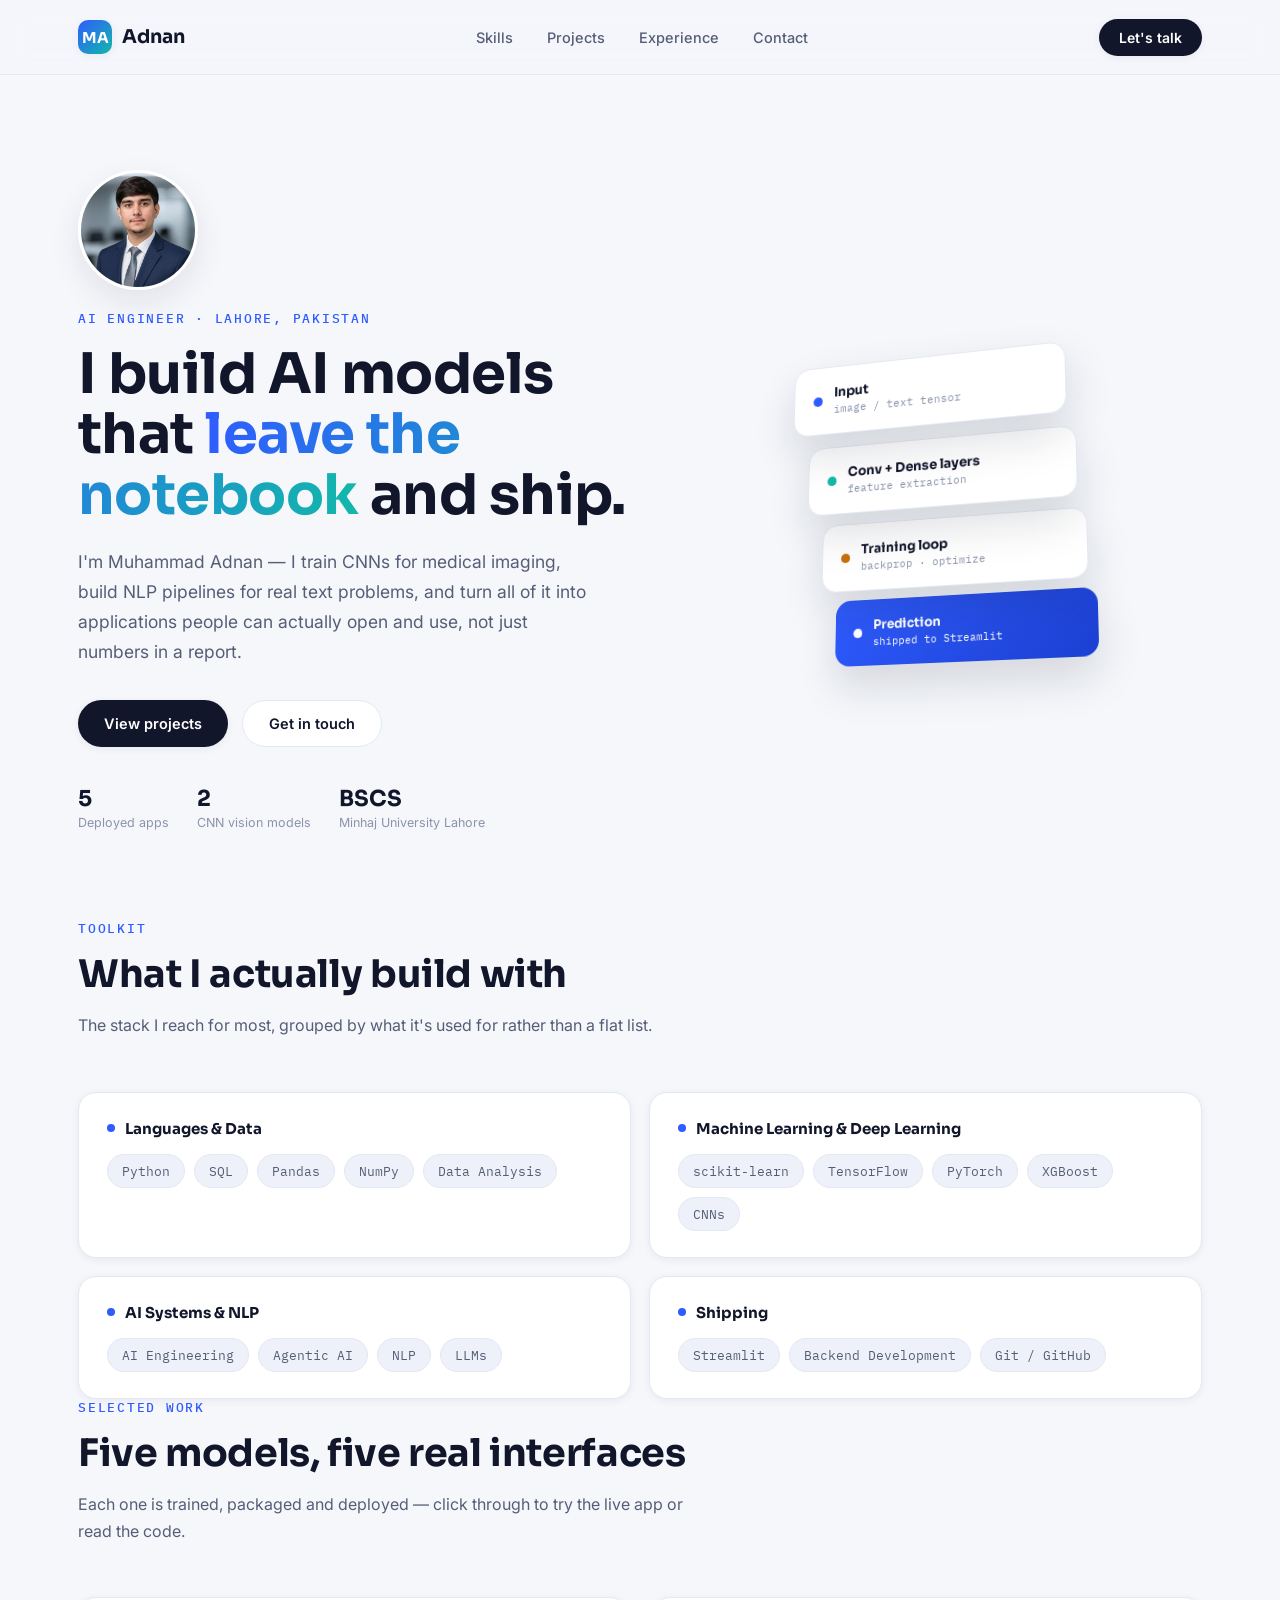
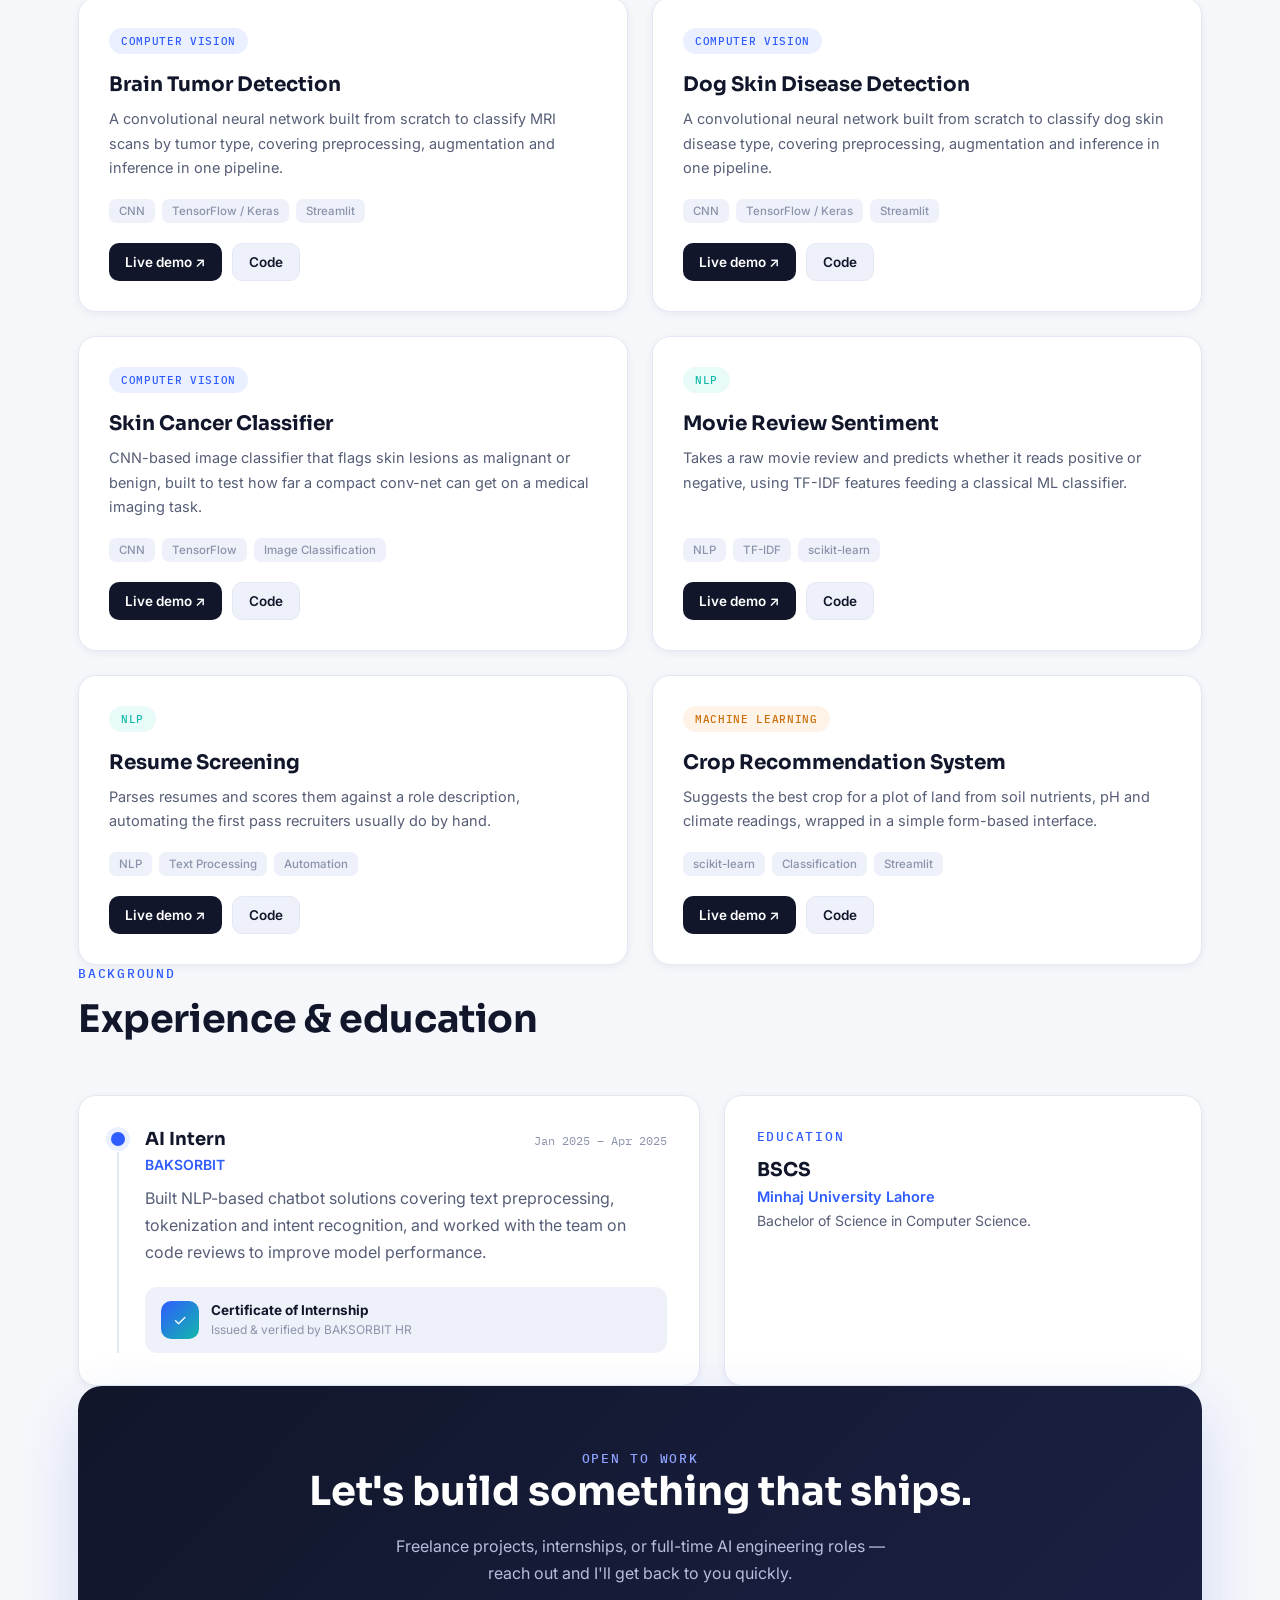
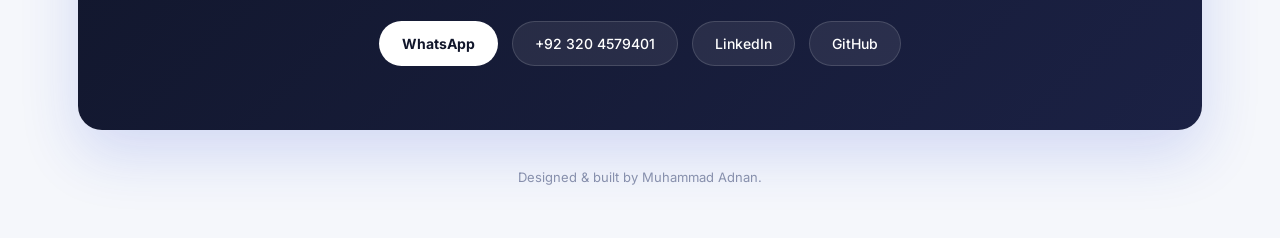
<file: index.html>
<!DOCTYPE html>
<html lang="en">
<head>
<meta charset="UTF-8">
<meta name="viewport" content="width=device-width, initial-scale=1.0">
<title>Muhammad Adnan — AI Engineer</title>
<meta name="description" content="Muhammad Adnan is an AI Engineer specializing in deep learning, computer vision and NLP — building models that ship as real, usable applications.">
<link rel="icon" href="data:image/svg+xml,<svg xmlns=%22http://www.w3.org/2000/svg%22 viewBox=%220 0 100 100%22><rect width=%22100%22 height=%22100%22 rx=%2222%22 fill=%22%232F5CFF%22/><text x=%2250%22 y=%2266%22 font-size=%2255%22 fill=%22white%22 text-anchor=%22middle%22 font-family=%22Arial%22>A</text></svg>">
<link rel="preconnect" href="https://fonts.googleapis.com">
<link rel="preconnect" href="https://fonts.gstatic.com" crossorigin>
<link href="https://fonts.googleapis.com/css2?family=Sora:wght@400;500;600;700;800&family=Inter:wght@400;500;600&family=IBM+Plex+Mono:wght@500&display=swap" rel="stylesheet">
<style>
  :root{
    --bg:#F5F7FB;
    --surface:#FFFFFF;
    --surface-alt:#EEF1F9;
    --ink:#11162B;
    --ink-soft:#565E77;
    --ink-faint:#8B93AC;
    --primary:#2F5CFF;
    --primary-dark:#1B3FD1;
    --teal:#12B8AA;
    --border:#E3E8F3;
    --shadow-sm: 0 2px 8px rgba(17,22,43,0.06);
    --shadow-md: 0 12px 32px rgba(17,22,43,0.09);
    --shadow-lg: 0 24px 60px rgba(31,63,209,0.16);
    --radius: 18px;
  }
  *{box-sizing:border-box;}
  html{scroll-behavior:smooth;}
  body{
    margin:0;
    font-family:'Inter',sans-serif;
    background:var(--bg);
    color:var(--ink);
    -webkit-font-smoothing:antialiased;
  }
  h1,h2,h3{font-family:'Sora',sans-serif; margin:0; color:var(--ink);}
  p{margin:0; color:var(--ink-soft); line-height:1.7;}
  a{color:inherit; text-decoration:none;}
  img{max-width:100%; display:block;}
  .eyebrow{
    font-family:'IBM Plex Mono', monospace;
    font-size:12.5px;
    letter-spacing:0.14em;
    text-transform:uppercase;
    color:var(--primary);
    font-weight:500;
  }
  .wrap{max-width:1180px; margin:0 auto; padding:0 28px;}
  section{padding:120px 0;}
  @media(max-width:768px){ section{padding:80px 0;} }

  /* ---------- NAV ---------- */
  header{
    position:fixed; top:0; left:0; right:0; z-index:1000;
    background:rgba(245,247,251,0.78);
    backdrop-filter:blur(14px);
    border-bottom:1px solid var(--border);
  }
  nav.wrap{
    display:flex; align-items:center; justify-content:space-between;
    height:74px;
  }
  .logo{
    font-family:'Sora',sans-serif; font-weight:700; font-size:19px;
    display:flex; align-items:center; gap:10px;
  }
  .logo-mark{
    width:34px; height:34px; border-radius:10px;
    background:linear-gradient(135deg, var(--primary), var(--teal));
    display:flex; align-items:center; justify-content:center;
    color:white; font-weight:700; font-size:15px;
    box-shadow: var(--shadow-sm);
  }
  .nav-links{display:flex; gap:34px; list-style:none; margin:0; padding:0;}
  .nav-links a{
    font-size:14.5px; font-weight:500; color:var(--ink-soft);
    transition:color .2s ease;
    position:relative;
  }
  .nav-links a:hover{color:var(--ink);}
  .nav-cta{
    background:var(--ink); color:white !important; padding:10px 20px;
    border-radius:100px; font-size:14px; font-weight:600;
    box-shadow: var(--shadow-sm);
    transition:transform .2s ease, box-shadow .2s ease;
  }
  .nav-cta:hover{transform:translateY(-2px); box-shadow:var(--shadow-md); color:white !important;}
  .menu-btn{display:none; flex-direction:column; gap:5px; background:none; border:none; cursor:pointer; padding:6px;}
  .menu-btn span{width:22px; height:2px; background:var(--ink); display:block; border-radius:2px;}
  .mobile-panel{display:none; flex-direction:column; gap:2px; padding:8px 28px 20px;}
  .mobile-panel a{padding:12px 4px; font-size:15px; font-weight:500; border-top:1px solid var(--border); color:var(--ink-soft);}

  @media(max-width:860px){
    .nav-links, .nav-cta.desktop-only{display:none;}
    .menu-btn{display:flex;}
    header.open .mobile-panel{display:flex;}
  }

  /* ---------- HERO ---------- */
  .hero{
    padding-top:170px;
    padding-bottom:90px;
    display:grid;
    grid-template-columns: 1.05fr 0.95fr;
    gap:40px;
    align-items:center;
  }
  @media(max-width:900px){ .hero{grid-template-columns:1fr; padding-top:130px;} }

  .hero h1{
    font-size:clamp(34px, 5vw, 56px);
    line-height:1.08;
    font-weight:700;
    letter-spacing:-0.01em;
    margin:18px 0 22px;
  }
  .hero h1 .accent{
    background:linear-gradient(100deg, var(--primary), var(--teal));
    -webkit-background-clip:text;
    background-clip:text;
    color:transparent;
  }
  .hero p.lead{font-size:17.5px; max-width:520px; margin-bottom:34px;}
  .hero-actions{display:flex; gap:14px; flex-wrap:wrap; margin-bottom:38px;}
  .btn{
    display:inline-flex; align-items:center; gap:8px;
    padding:14px 26px; border-radius:100px; font-weight:600; font-size:14.5px;
    transition:transform .2s ease, box-shadow .2s ease;
    cursor:pointer; border:none;
  }
  .btn-primary{background:var(--ink); color:white; box-shadow:var(--shadow-sm);}
  .btn-primary:hover{transform:translateY(-3px); box-shadow:var(--shadow-md); color:white;}
  .btn-ghost{background:var(--surface); color:var(--ink); border:1px solid var(--border);}
  .btn-ghost:hover{transform:translateY(-3px); box-shadow:var(--shadow-sm);}

  .hero-meta{display:flex; gap:28px; flex-wrap:wrap;}
  .hero-meta div{display:flex; flex-direction:column; gap:3px;}
  .hero-meta .num{font-family:'Sora',sans-serif; font-weight:700; font-size:22px; color:var(--ink);}
  .hero-meta .lbl{font-size:12.5px; color:var(--ink-faint);}

  /* --- 3D signature visual: layered neural-net stack --- */
  .stage{
    perspective:1400px;
    display:flex; align-items:center; justify-content:center;
    min-height:420px;
  }
  .stack{
    position:relative;
    width:320px; height:340px;
    transform-style:preserve-3d;
    transform: rotateX(14deg) rotateY(-18deg);
    transition:transform .15s ease-out;
  }
  .layer{
    position:absolute; left:50%; top:50%;
    width:280px; padding:18px 20px;
    background:var(--surface);
    border:1px solid var(--border);
    border-radius:16px;
    box-shadow: 0 20px 45px rgba(17,22,43,0.14);
    transform-style:preserve-3d;
    display:flex; align-items:center; gap:12px;
  }
  .layer .dot{width:10px; height:10px; border-radius:50%; flex-shrink:0;}
  .layer .txt{display:flex; flex-direction:column; gap:2px;}
  .layer .txt b{font-family:'Sora',sans-serif; font-size:13.5px; color:var(--ink);}
  .layer .txt span{font-family:'IBM Plex Mono',monospace; font-size:10.5px; color:var(--ink-faint);}
  .layer-1{ transform: translate(-50%,-50%) translateZ(60px) translateY(-96px); }
  .layer-2{ transform: translate(-50%,-50%) translateZ(20px) translateY(-24px); }
  .layer-3{ transform: translate(-50%,-50%) translateZ(-20px) translateY(48px); }
  .layer-4{ transform: translate(-50%,-50%) translateZ(-60px) translateY(120px); background:linear-gradient(135deg, var(--primary), var(--primary-dark)); border:none;}
  .layer-4 .txt b, .layer-4 .txt span{color:white;}
  .layer-4 .dot{background:white !important;}

  /* ---------- SKILLS ---------- */
  .section-head{max-width:640px; margin-bottom:52px;}
  .section-head h2{font-size:clamp(26px,3.4vw,38px); margin-top:14px; font-weight:700; letter-spacing:-0.01em;}
  .section-head p{margin-top:14px; font-size:16px;}

  .skill-groups{display:grid; grid-template-columns:repeat(2,1fr); gap:18px;}
  @media(max-width:700px){ .skill-groups{grid-template-columns:1fr;} }
  .skill-card{
    background:var(--surface); border:1px solid var(--border); border-radius:var(--radius);
    padding:26px 28px; box-shadow:var(--shadow-sm);
  }
  .skill-card h3{font-size:15px; margin-bottom:16px; display:flex; align-items:center; gap:10px;}
  .skill-card h3 .sw{width:8px; height:8px; border-radius:50%; background:var(--primary);}
  .pill-row{display:flex; flex-wrap:wrap; gap:9px;}
  .pill{
    font-family:'IBM Plex Mono',monospace; font-size:12.5px;
    padding:8px 14px; border-radius:100px; background:var(--surface-alt);
    color:var(--ink-soft); border:1px solid var(--border);
  }

  /* ---------- PROJECTS ---------- */
  .proj-grid{display:grid; grid-template-columns:repeat(2,1fr); gap:24px;}
  @media(max-width:820px){ .proj-grid{grid-template-columns:1fr;} }
  .proj-card{
    background:var(--surface); border:1px solid var(--border); border-radius:var(--radius);
    padding:30px; box-shadow:var(--shadow-sm);
    transition:transform .25s ease, box-shadow .25s ease;
    transform-style:preserve-3d;
    display:flex; flex-direction:column; height:100%;
  }
  .proj-card:hover{ box-shadow:var(--shadow-lg); }
  .proj-tag{
    align-self:flex-start;
    font-family:'IBM Plex Mono',monospace; font-size:11px; letter-spacing:.06em;
    text-transform:uppercase; font-weight:500;
    padding:6px 12px; border-radius:100px; margin-bottom:18px;
  }
  .tag-cv{background:#EAF0FF; color:var(--primary);}
  .tag-nlp{background:#E8FBF8; color:var(--teal);}
  .tag-ml{background:#FFF3E8; color:#C9700C;}
  .proj-card h3{font-size:20px; margin-bottom:10px;}
  .proj-card p{font-size:14.5px; flex-grow:1;}
  .stack-row{display:flex; flex-wrap:wrap; gap:7px; margin:18px 0 20px;}
  .chip{font-size:11.5px; padding:5px 10px; border-radius:7px; background:var(--surface-alt); color:var(--ink-faint); font-weight:500;}
  .proj-links{display:flex; gap:10px;}
  .proj-links a{
    font-size:13.5px; font-weight:600; padding:10px 16px; border-radius:10px;
    display:flex; align-items:center; gap:6px; transition:transform .2s ease;
  }
  .proj-links a:hover{transform:translateY(-2px);}
  .link-demo{background:var(--ink); color:white;}
  .link-code{background:var(--surface-alt); color:var(--ink); border:1px solid var(--border);}

  /* ---------- EXPERIENCE / EDUCATION ---------- */
  .exp-grid{display:grid; grid-template-columns:1.3fr 1fr; gap:24px;}
  @media(max-width:820px){ .exp-grid{grid-template-columns:1fr;} }
  .card{
    background:var(--surface); border:1px solid var(--border); border-radius:var(--radius);
    padding:32px; box-shadow:var(--shadow-sm);
  }
  .timeline-item{display:flex; gap:20px;}
  .tl-rail{display:flex; flex-direction:column; align-items:center;}
  .tl-dot{width:14px; height:14px; border-radius:50%; background:var(--primary); box-shadow:0 0 0 5px #EAF0FF; margin-top:4px;}
  .tl-line{flex-grow:1; width:2px; background:var(--border); margin-top:6px;}
  .role-row{display:flex; justify-content:space-between; align-items:baseline; flex-wrap:wrap; gap:8px; margin-bottom:6px;}
  .role-row h3{font-size:18px;}
  .role-row span{font-family:'IBM Plex Mono',monospace; font-size:12px; color:var(--ink-faint);}
  .company{color:var(--primary); font-weight:600; font-size:14px; margin-bottom:12px;}
  .badge-cert{
    margin-top:20px; display:flex; align-items:center; gap:12px;
    padding:14px 16px; background:var(--surface-alt); border-radius:12px;
  }
  .badge-cert .ic{width:38px; height:38px; border-radius:10px; background:linear-gradient(135deg,var(--primary),var(--teal)); flex-shrink:0; display:flex; align-items:center; justify-content:center; color:white; font-size:16px;}
  .badge-cert b{font-size:13.5px; display:block;}
  .badge-cert span{font-size:12px; color:var(--ink-faint);}

  .edu-degree{font-size:19px; font-weight:700; font-family:'Sora',sans-serif; margin-bottom:6px;}
  .edu-school{color:var(--primary); font-weight:600; font-size:14.5px; margin-bottom:4px;}

  /* ---------- CONTACT ---------- */
  .contact-card{
    background:linear-gradient(135deg, var(--ink) 0%, #1B2144 100%);
    border-radius:24px; padding:64px 48px; text-align:center;
    box-shadow:var(--shadow-lg);
  }
  .contact-card h2{color:white; font-size:clamp(26px,4vw,40px);}
  .contact-card p{color:#B7BEDB; max-width:520px; margin:16px auto 34px; font-size:16px;}
  .contact-row{display:flex; gap:14px; justify-content:center; flex-wrap:wrap;}
  .contact-row a{
    display:flex; align-items:center; gap:8px;
    background:rgba(255,255,255,0.08); border:1px solid rgba(255,255,255,0.14);
    color:white; padding:13px 22px; border-radius:100px; font-size:14px; font-weight:500;
    transition:transform .2s ease, background .2s ease;
  }
  .contact-row a:hover{transform:translateY(-3px); background:rgba(255,255,255,0.16);}
  .contact-row a.primary{background:white; color:var(--ink); font-weight:700;}

  footer{padding:36px 0 50px; text-align:center;}
  footer p{font-size:13px; color:var(--ink-faint);}

  .reveal{opacity:0; transform:translateY(28px); transition:opacity .7s ease, transform .7s ease;}
  .reveal.visible{opacity:1; transform:translateY(0);}
</style>
</head>
<body>

<header id="header">
  <nav class="wrap">
    <div class="logo"><div class="logo-mark">MA</div>Adnan</div>
    <ul class="nav-links">
      <li><a href="#skills">Skills</a></li>
      <li><a href="#projects">Projects</a></li>
      <li><a href="#experience">Experience</a></li>
      <li><a href="#contact">Contact</a></li>
    </ul>
    <a href="#contact" class="nav-cta desktop-only">Let's talk</a>
    <button class="menu-btn" id="menuBtn" aria-label="Menu"><span></span><span></span><span></span></button>
  </nav>
  <div class="mobile-panel" id="mobilePanel">
    <a href="#skills">Skills</a>
    <a href="#projects">Projects</a>
    <a href="#experience">Experience</a>
    <a href="#contact">Contact</a>
  </div>
</header>

<main>
  <!-- HERO -->
  <section class="hero wrap">
    <div>
        <img src="195428491.jpg" alt="Muhammad Adnan" style="width:120px; height:120px; border-radius:50%; object-fit:cover; margin-bottom:20px; box-shadow:var(--shadow-md); border:3px solid var(--surface);">
      <div class="eyebrow">AI Engineer · Lahore, Pakistan</div>
      <h1>I build AI models that <span class="accent">leave the notebook</span> and ship.</h1>
      <p class="lead">I'm Muhammad Adnan — I train CNNs for medical imaging, build NLP pipelines for real text problems, and turn all of it into applications people can actually open and use, not just numbers in a report.</p>
      <div class="hero-actions">
        <a href="#projects" class="btn btn-primary">View projects</a>
        <a href="#contact" class="btn btn-ghost">Get in touch</a>
      </div>
      <div class="hero-meta">
        <div><span class="num">5</span><span class="lbl">Deployed apps</span></div>
        <div><span class="num">2</span><span class="lbl">CNN vision models</span></div>
        <div><span class="num">BSCS</span><span class="lbl">Minhaj University Lahore</span></div>
      </div>
    </div>
    <div class="stage">
      <div class="stack" id="stack">
        <div class="layer layer-1"><div class="dot" style="background:#2F5CFF"></div><div class="txt"><b>Input</b><span>image / text tensor</span></div></div>
        <div class="layer layer-2"><div class="dot" style="background:#12B8AA"></div><div class="txt"><b>Conv + Dense layers</b><span>feature extraction</span></div></div>
        <div class="layer layer-3"><div class="dot" style="background:#C9700C"></div><div class="txt"><b>Training loop</b><span>backprop · optimize</span></div></div>
        <div class="layer layer-4"><div class="dot"></div><div class="txt"><b>Prediction</b><span>shipped to Streamlit</span></div></div>
      </div>
    </div>
  </section>

  <!-- SKILLS -->
  <section id="skills" class="wrap">
    <div class="section-head reveal">
      <div class="eyebrow">Toolkit</div>
      <h2>What I actually build with</h2>
      <p>The stack I reach for most, grouped by what it's used for rather than a flat list.</p>
    </div>
    <div class="skill-groups">
      <div class="skill-card reveal">
        <h3><span class="sw"></span>Languages &amp; Data</h3>
        <div class="pill-row">
          <span class="pill">Python</span><span class="pill">SQL</span><span class="pill">Pandas</span><span class="pill">NumPy</span><span class="pill">Data Analysis</span>
        </div>
      </div>
      <div class="skill-card reveal">
        <h3><span class="sw"></span>Machine Learning &amp; Deep Learning</h3>
        <div class="pill-row">
          <span class="pill">scikit-learn</span><span class="pill">TensorFlow</span><span class="pill">PyTorch</span><span class="pill">XGBoost</span><span class="pill">CNNs</span>
        </div>
      </div>
      <div class="skill-card reveal">
        <h3><span class="sw"></span>AI Systems &amp; NLP</h3>
        <div class="pill-row">
          <span class="pill">AI Engineering</span><span class="pill">Agentic AI</span><span class="pill">NLP</span><span class="pill">LLMs</span>
        </div>
      </div>
      <div class="skill-card reveal">
        <h3><span class="sw"></span>Shipping</h3>
        <div class="pill-row">
          <span class="pill">Streamlit</span><span class="pill">Backend Development</span><span class="pill">Git / GitHub</span>
        </div>
      </div>
    </div>
  </section>

  <!-- PROJECTS -->
  <section id="projects" class="wrap">
    <div class="section-head reveal">
      <div class="eyebrow">Selected work</div>
      <h2>Five models, five real interfaces</h2>
      <p>Each one is trained, packaged and deployed — click through to try the live app or read the code.</p>
    </div>
    <div class="proj-grid">

      <div class="proj-card reveal">
        <span class="proj-tag tag-cv">Computer Vision</span>
        <h3>Brain Tumor Detection</h3>
        <p>A convolutional neural network built from scratch to classify MRI scans by tumor type, covering preprocessing, augmentation and inference in one pipeline.</p>
        <div class="stack-row"><span class="chip">CNN</span><span class="chip">TensorFlow / Keras</span><span class="chip">Streamlit</span></div>
        <div class="proj-links">
          <a class="link-demo" href="https://portfolio-gzzkxh59vnpxz6yadic4ue.streamlit.app/" target="_blank" rel="noopener">Live demo ↗</a>
          <a class="link-code" href="https://github.com/Adnan-1234/portfolio/tree/main/brain" target="_blank" rel="noopener">Code</a>
        </div>
      </div>

      <div class="proj-card reveal">
        <span class="proj-tag tag-cv">Computer Vision</span>
        <h3>Dog Skin Disease Detection</h3>
        <p>A convolutional neural network built from scratch to classify dog skin disease type, covering preprocessing, augmentation and inference in one pipeline.</p>
        <div class="stack-row"><span class="chip">CNN</span><span class="chip">TensorFlow / Keras</span><span class="chip">Streamlit</span></div>
        <div class="proj-links">
          <a class="link-demo" href="https://portfolio-d9cno4eq4t2cjuatr7pdfa.streamlit.app/" target="_blank" rel="noopener">Live demo ↗</a>
          <a class="link-code" href="https://github.com/Adnan-1234/portfolio/tree/main/dog" target="_blank" rel="noopener">Code</a>
        </div>
      </div>

      <div class="proj-card reveal">
        <span class="proj-tag tag-cv">Computer Vision</span>
        <h3>Skin Cancer Classifier</h3>
        <p>CNN-based image classifier that flags skin lesions as malignant or benign, built to test how far a compact conv-net can get on a medical imaging task.</p>
        <div class="stack-row"><span class="chip">CNN</span><span class="chip">TensorFlow</span><span class="chip">Image Classification</span></div>
        <div class="proj-links">
          <a class="link-demo" href="https://portfolio-n9q9qjantnkxmqfmna5wyu.streamlit.app/" target="_blank" rel="noopener">Live demo ↗</a>
          <a class="link-code" href="https://github.com/Adnan-1234/portfolio/tree/main/train_cancer" target="_blank" rel="noopener">Code</a>
        </div>
      </div>

      <div class="proj-card reveal">
        <span class="proj-tag tag-nlp">NLP</span>
        <h3>Movie Review Sentiment</h3>
        <p>Takes a raw movie review and predicts whether it reads positive or negative, using TF-IDF features feeding a classical ML classifier.</p>
        <div class="stack-row"><span class="chip">NLP</span><span class="chip">TF-IDF</span><span class="chip">scikit-learn</span></div>
        <div class="proj-links">
          <a class="link-demo" href="https://portfolio-v56aabdg8kctfq4nycfzuz.streamlit.app/" target="_blank" rel="noopener">Live demo ↗</a>
          <a class="link-code" href="https://github.com/Adnan-1234/portfolio/tree/main/movie_recommendation" target="_blank" rel="noopener">Code</a>
        </div>
      </div>

      <div class="proj-card reveal">
        <span class="proj-tag tag-nlp">NLP</span>
        <h3>Resume Screening</h3>
        <p>Parses resumes and scores them against a role description, automating the first pass recruiters usually do by hand.</p>
        <div class="stack-row"><span class="chip">NLP</span><span class="chip">Text Processing</span><span class="chip">Automation</span></div>
        <div class="proj-links">
          <a class="link-demo" href="https://portfolio-cu4gynjcsifqqrhtvbruny.streamlit.app/" target="_blank" rel="noopener">Live demo ↗</a>
          <a class="link-code" href="https://github.com/Adnan-1234/portfolio/tree/main/resume_screening" target="_blank" rel="noopener">Code</a>
        </div>
      </div>

      <div class="proj-card reveal">
        <span class="proj-tag tag-ml">Machine Learning</span>
        <h3>Crop Recommendation System</h3>
        <p>Suggests the best crop for a plot of land from soil nutrients, pH and climate readings, wrapped in a simple form-based interface.</p>
        <div class="stack-row"><span class="chip">scikit-learn</span><span class="chip">Classification</span><span class="chip">Streamlit</span></div>
        <div class="proj-links">
          <a class="link-demo" href="https://portfolio-ev5gip6ct5wt6kk3zet6jf.streamlit.app/" target="_blank" rel="noopener">Live demo ↗</a>
          <a class="link-code" href="https://github.com/Adnan-1234/portfolio/tree/main/crop_recommendation" target="_blank" rel="noopener">Code</a>
        </div>
      </div>

    </div>
  </section>

  <!-- EXPERIENCE + EDUCATION -->
  <section id="experience" class="wrap">
    <div class="section-head reveal">
      <div class="eyebrow">Background</div>
      <h2>Experience &amp; education</h2>
    </div>
    <div class="exp-grid">
      <div class="card reveal">
        <div class="timeline-item">
          <div class="tl-rail"><div class="tl-dot"></div><div class="tl-line"></div></div>
          <div>
            <div class="role-row"><h3>AI Intern</h3><span>Jan 2025 – Apr 2025</span></div>
            <div class="company">BAKSORBIT</div>
            <p>Built NLP-based chatbot solutions covering text preprocessing, tokenization and intent recognition, and worked with the team on code reviews to improve model performance.</p>
            <div class="badge-cert">
              <div class="ic">✓</div>
              <div><b>Certificate of Internship</b><span>Issued &amp; verified by BAKSORBIT HR</span></div>
            </div>
          </div>
        </div>
      </div>
      <div class="card reveal">
        <div class="eyebrow" style="margin-bottom:14px;">Education</div>
        <div class="edu-degree">BSCS</div>
        <div class="edu-school">Minhaj University Lahore</div>
        <p style="font-size:14px;">Bachelor of Science in Computer Science.</p>
      </div>
    </div>
  </section>

  <!-- CONTACT -->
  <section id="contact" class="wrap">
    <div class="contact-card reveal">
      <div class="eyebrow" style="color:#8FA2FF;">Open to work</div>
      <h2>Let's build something that ships.</h2>
      <p>Freelance projects, internships, or full-time AI engineering roles — reach out and I'll get back to you quickly.</p>
      <div class="contact-row">
        <a class="primary" href="https://wa.me/923204579401" target="_blank" rel="noopener">WhatsApp</a>
        <a href="tel:+923204579401">+92 320 4579401</a>
        <a href="https://www.linkedin.com/in/adnan-ansari939" target="_blank" rel="noopener">LinkedIn</a>
        <a href="https://github.com/Adnan-1234" target="_blank" rel="noopener">GitHub</a>
      </div>
    </div>
  </section>
</main>

<footer>
  <p>Designed &amp; built by Muhammad Adnan.</p>
</footer>

<script>
  // mobile menu
  const menuBtn = document.getElementById('menuBtn');
  const header = document.getElementById('header');
  menuBtn.addEventListener('click', () => header.classList.toggle('open'));
  document.querySelectorAll('.mobile-panel a').forEach(a => a.addEventListener('click', () => header.classList.remove('open')));

  // scroll reveal
  const io = new IntersectionObserver((entries) => {
    entries.forEach(e => { if (e.isIntersecting) e.target.classList.add('visible'); });
  }, { threshold: 0.12 });
  document.querySelectorAll('.reveal').forEach(el => io.observe(el));

  // 3D hero stack tilt on mouse move (desktop only)
  const stage = document.querySelector('.stage');
  const stack = document.getElementById('stack');
  if (window.matchMedia('(pointer: fine)').matches && stage && stack) {
    stage.addEventListener('mousemove', (e) => {
      const r = stage.getBoundingClientRect();
      const x = (e.clientX - r.left) / r.width - 0.5;
      const y = (e.clientY - r.top) / r.height - 0.5;
      stack.style.transform = `rotateX(${14 - y * 18}deg) rotateY(${-18 + x * 26}deg)`;
    });
    stage.addEventListener('mouseleave', () => {
      stack.style.transform = 'rotateX(14deg) rotateY(-18deg)';
    });
  }
</script>
</body>
</html>
</file>
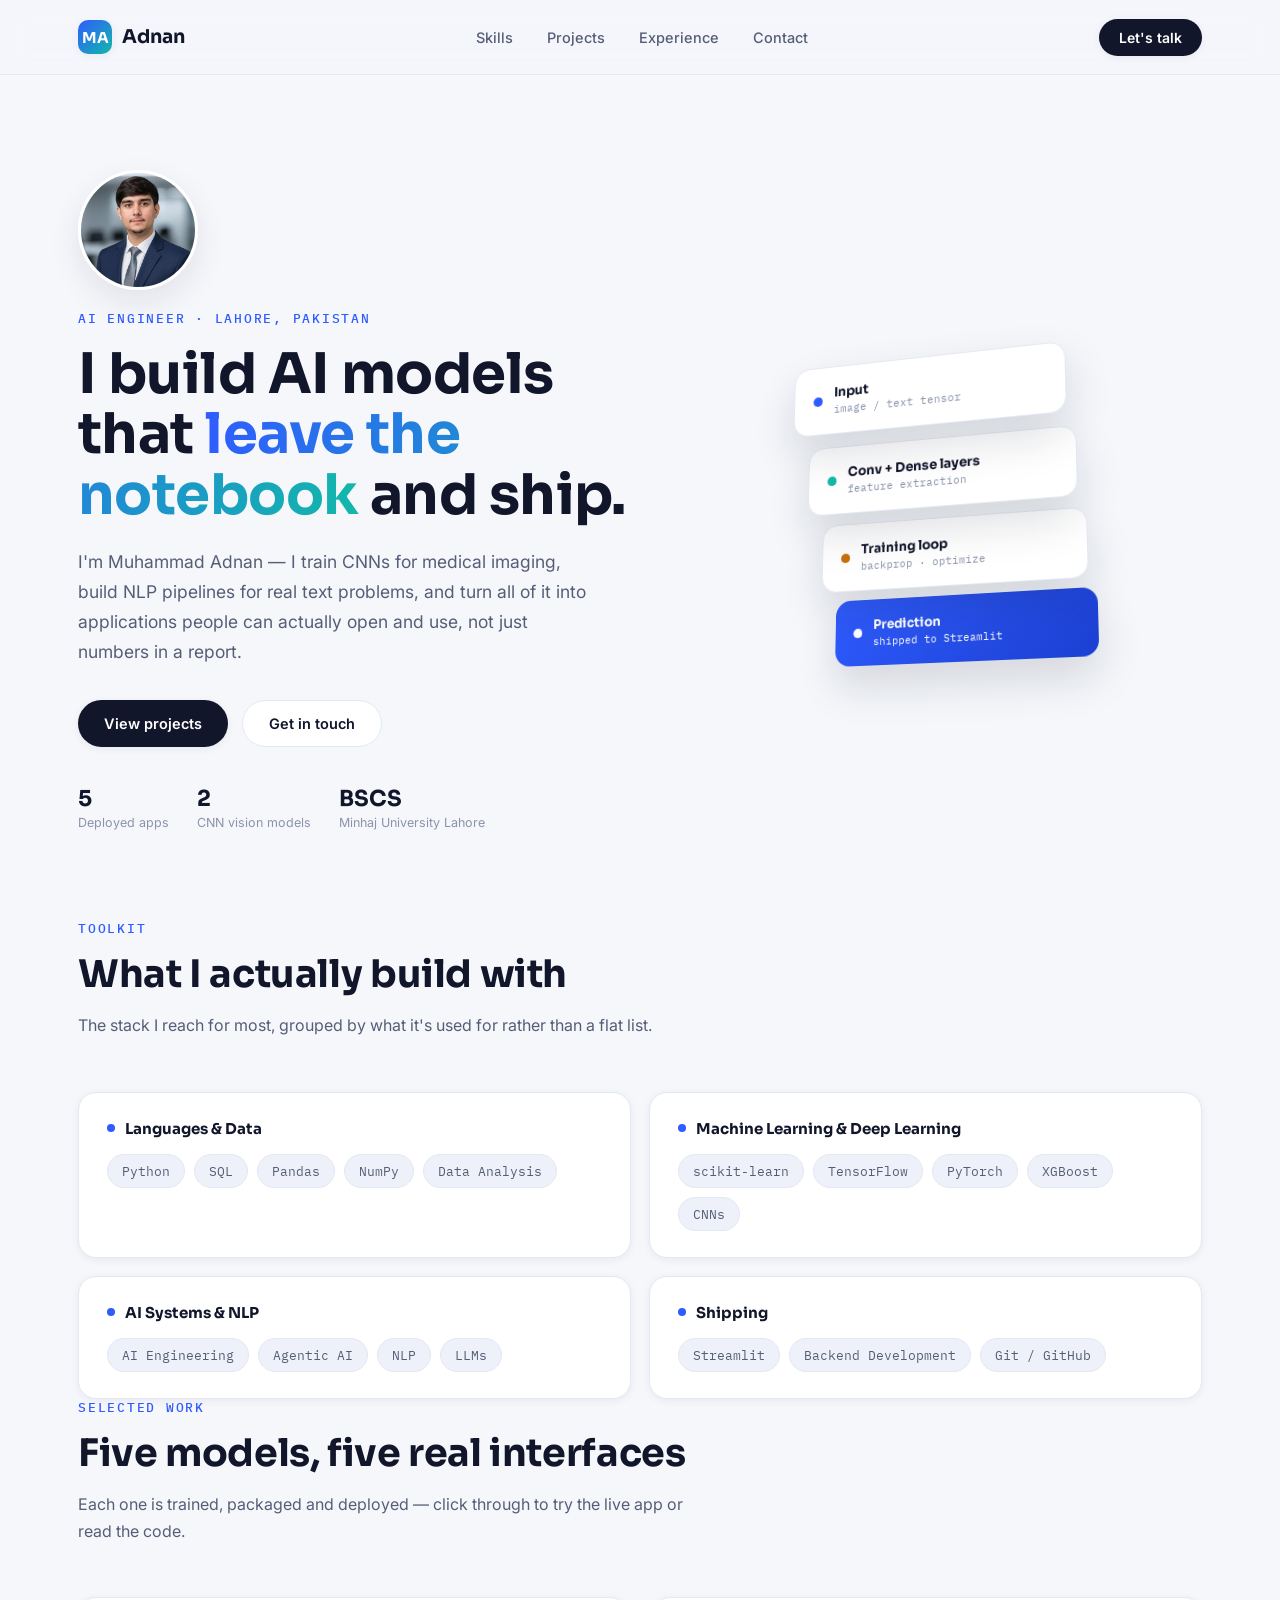
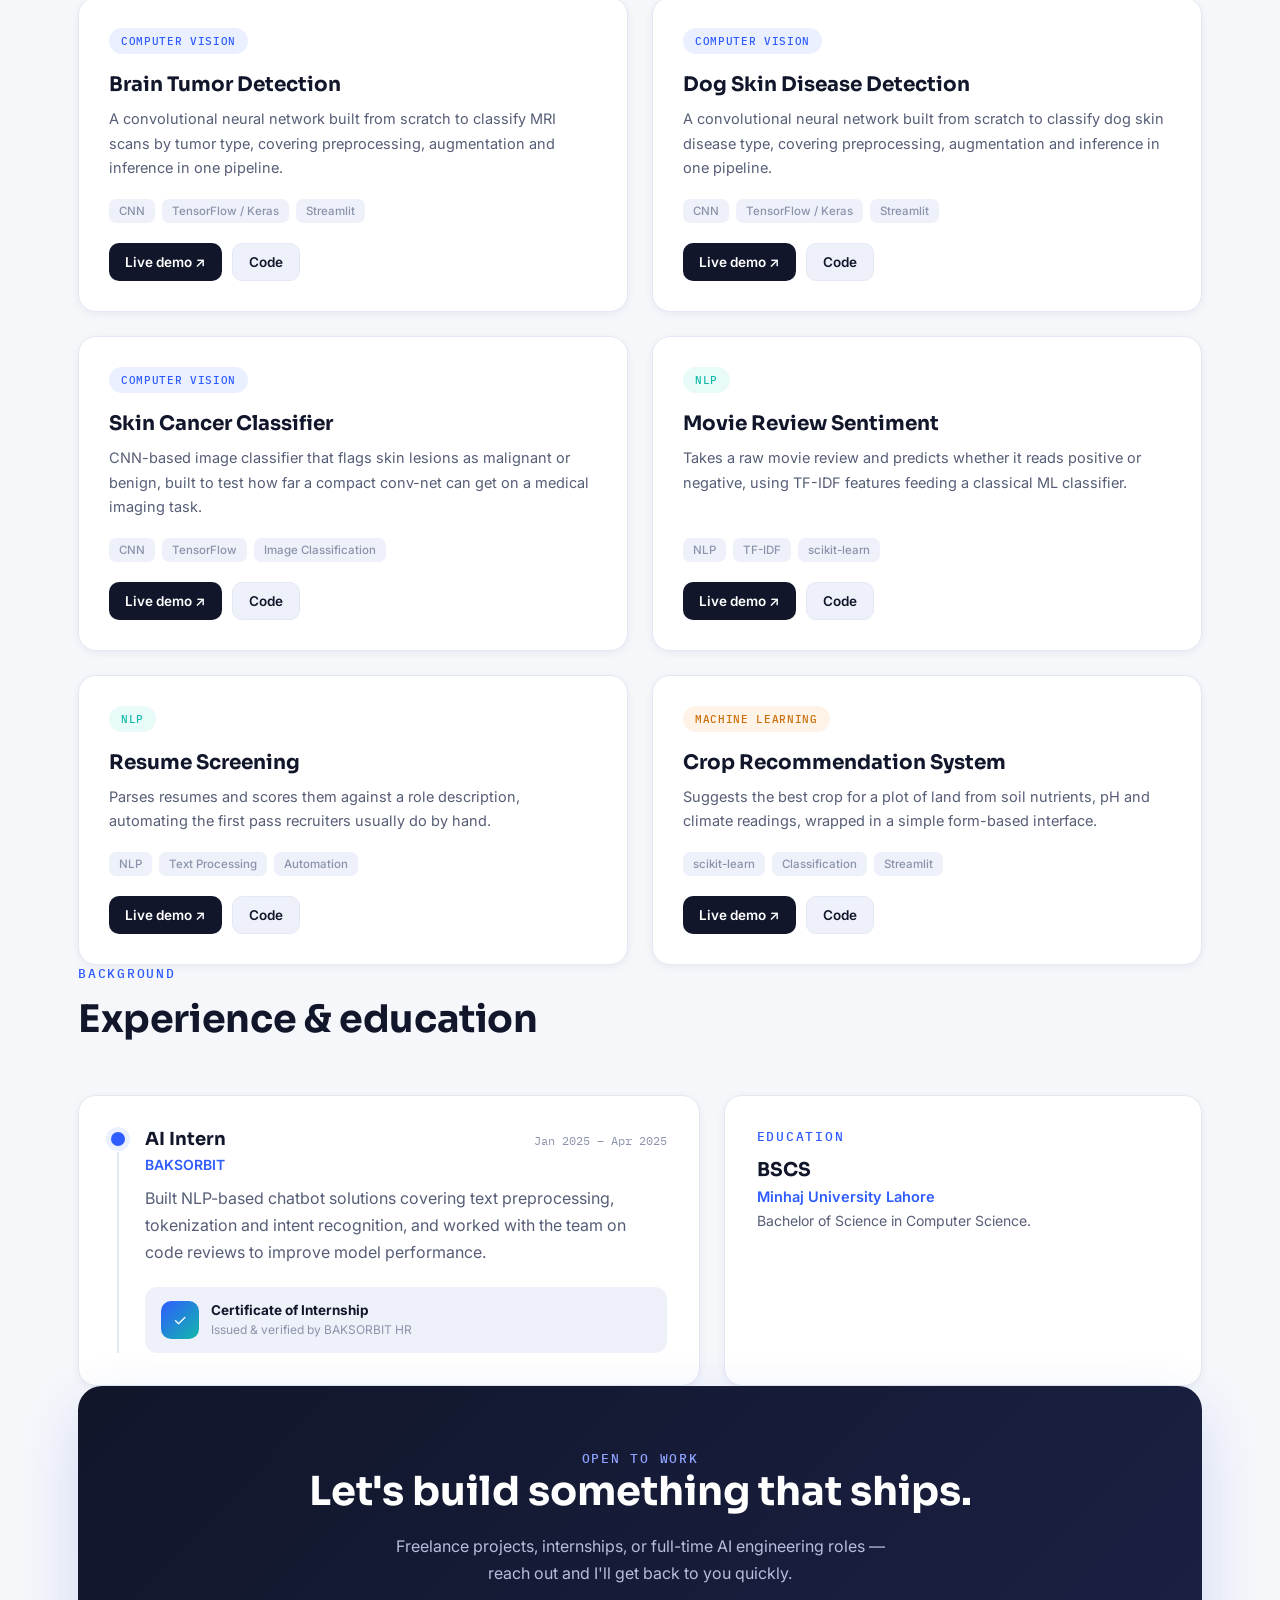
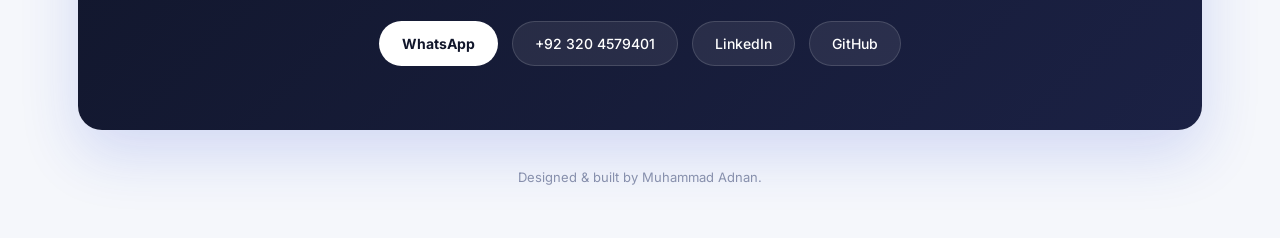
<file: web/index.html>
<!DOCTYPE html>
<html lang="en">
<head>
<meta charset="UTF-8">
<meta name="viewport" content="width=device-width, initial-scale=1.0">
<title>Muhammad Adnan — AI Engineer</title>
<meta name="description" content="Muhammad Adnan is an AI Engineer specializing in deep learning, computer vision and NLP — building models that ship as real, usable applications.">
<link rel="icon" href="data:image/svg+xml,<svg xmlns=%22http://www.w3.org/2000/svg%22 viewBox=%220 0 100 100%22><rect width=%22100%22 height=%22100%22 rx=%2222%22 fill=%22%232F5CFF%22/><text x=%2250%22 y=%2266%22 font-size=%2255%22 fill=%22white%22 text-anchor=%22middle%22 font-family=%22Arial%22>A</text></svg>">
<link rel="preconnect" href="https://fonts.googleapis.com">
<link rel="preconnect" href="https://fonts.gstatic.com" crossorigin>
<link href="https://fonts.googleapis.com/css2?family=Sora:wght@400;500;600;700;800&family=Inter:wght@400;500;600&family=IBM+Plex+Mono:wght@500&display=swap" rel="stylesheet">
<style>
  :root{
    --bg:#F5F7FB;
    --surface:#FFFFFF;
    --surface-alt:#EEF1F9;
    --ink:#11162B;
    --ink-soft:#565E77;
    --ink-faint:#8B93AC;
    --primary:#2F5CFF;
    --primary-dark:#1B3FD1;
    --teal:#12B8AA;
    --border:#E3E8F3;
    --shadow-sm: 0 2px 8px rgba(17,22,43,0.06);
    --shadow-md: 0 12px 32px rgba(17,22,43,0.09);
    --shadow-lg: 0 24px 60px rgba(31,63,209,0.16);
    --radius: 18px;
  }
  *{box-sizing:border-box;}
  html{scroll-behavior:smooth;}
  body{
    margin:0;
    font-family:'Inter',sans-serif;
    background:var(--bg);
    color:var(--ink);
    -webkit-font-smoothing:antialiased;
  }
  h1,h2,h3{font-family:'Sora',sans-serif; margin:0; color:var(--ink);}
  p{margin:0; color:var(--ink-soft); line-height:1.7;}
  a{color:inherit; text-decoration:none;}
  img{max-width:100%; display:block;}
  .eyebrow{
    font-family:'IBM Plex Mono', monospace;
    font-size:12.5px;
    letter-spacing:0.14em;
    text-transform:uppercase;
    color:var(--primary);
    font-weight:500;
  }
  .wrap{max-width:1180px; margin:0 auto; padding:0 28px;}
  section{padding:120px 0;}
  @media(max-width:768px){ section{padding:80px 0;} }

  /* ---------- NAV ---------- */
  header{
    position:fixed; top:0; left:0; right:0; z-index:1000;
    background:rgba(245,247,251,0.78);
    backdrop-filter:blur(14px);
    border-bottom:1px solid var(--border);
  }
  nav.wrap{
    display:flex; align-items:center; justify-content:space-between;
    height:74px;
  }
  .logo{
    font-family:'Sora',sans-serif; font-weight:700; font-size:19px;
    display:flex; align-items:center; gap:10px;
  }
  .logo-mark{
    width:34px; height:34px; border-radius:10px;
    background:linear-gradient(135deg, var(--primary), var(--teal));
    display:flex; align-items:center; justify-content:center;
    color:white; font-weight:700; font-size:15px;
    box-shadow: var(--shadow-sm);
  }
  .nav-links{display:flex; gap:34px; list-style:none; margin:0; padding:0;}
  .nav-links a{
    font-size:14.5px; font-weight:500; color:var(--ink-soft);
    transition:color .2s ease;
    position:relative;
  }
  .nav-links a:hover{color:var(--ink);}
  .nav-cta{
    background:var(--ink); color:white !important; padding:10px 20px;
    border-radius:100px; font-size:14px; font-weight:600;
    box-shadow: var(--shadow-sm);
    transition:transform .2s ease, box-shadow .2s ease;
  }
  .nav-cta:hover{transform:translateY(-2px); box-shadow:var(--shadow-md); color:white !important;}
  .menu-btn{display:none; flex-direction:column; gap:5px; background:none; border:none; cursor:pointer; padding:6px;}
  .menu-btn span{width:22px; height:2px; background:var(--ink); display:block; border-radius:2px;}
  .mobile-panel{display:none; flex-direction:column; gap:2px; padding:8px 28px 20px;}
  .mobile-panel a{padding:12px 4px; font-size:15px; font-weight:500; border-top:1px solid var(--border); color:var(--ink-soft);}

  @media(max-width:860px){
    .nav-links, .nav-cta.desktop-only{display:none;}
    .menu-btn{display:flex;}
    header.open .mobile-panel{display:flex;}
  }

  /* ---------- HERO ---------- */
  .hero{
    padding-top:170px;
    padding-bottom:90px;
    display:grid;
    grid-template-columns: 1.05fr 0.95fr;
    gap:40px;
    align-items:center;
  }
  @media(max-width:900px){ .hero{grid-template-columns:1fr; padding-top:130px;} }

  .hero h1{
    font-size:clamp(34px, 5vw, 56px);
    line-height:1.08;
    font-weight:700;
    letter-spacing:-0.01em;
    margin:18px 0 22px;
  }
  .hero h1 .accent{
    background:linear-gradient(100deg, var(--primary), var(--teal));
    -webkit-background-clip:text;
    background-clip:text;
    color:transparent;
  }
  .hero p.lead{font-size:17.5px; max-width:520px; margin-bottom:34px;}
  .hero-actions{display:flex; gap:14px; flex-wrap:wrap; margin-bottom:38px;}
  .btn{
    display:inline-flex; align-items:center; gap:8px;
    padding:14px 26px; border-radius:100px; font-weight:600; font-size:14.5px;
    transition:transform .2s ease, box-shadow .2s ease;
    cursor:pointer; border:none;
  }
  .btn-primary{background:var(--ink); color:white; box-shadow:var(--shadow-sm);}
  .btn-primary:hover{transform:translateY(-3px); box-shadow:var(--shadow-md); color:white;}
  .btn-ghost{background:var(--surface); color:var(--ink); border:1px solid var(--border);}
  .btn-ghost:hover{transform:translateY(-3px); box-shadow:var(--shadow-sm);}

  .hero-meta{display:flex; gap:28px; flex-wrap:wrap;}
  .hero-meta div{display:flex; flex-direction:column; gap:3px;}
  .hero-meta .num{font-family:'Sora',sans-serif; font-weight:700; font-size:22px; color:var(--ink);}
  .hero-meta .lbl{font-size:12.5px; color:var(--ink-faint);}

  /* --- 3D signature visual: layered neural-net stack --- */
  .stage{
    perspective:1400px;
    display:flex; align-items:center; justify-content:center;
    min-height:420px;
  }
  .stack{
    position:relative;
    width:320px; height:340px;
    transform-style:preserve-3d;
    transform: rotateX(14deg) rotateY(-18deg);
    transition:transform .15s ease-out;
  }
  .layer{
    position:absolute; left:50%; top:50%;
    width:280px; padding:18px 20px;
    background:var(--surface);
    border:1px solid var(--border);
    border-radius:16px;
    box-shadow: 0 20px 45px rgba(17,22,43,0.14);
    transform-style:preserve-3d;
    display:flex; align-items:center; gap:12px;
  }
  .layer .dot{width:10px; height:10px; border-radius:50%; flex-shrink:0;}
  .layer .txt{display:flex; flex-direction:column; gap:2px;}
  .layer .txt b{font-family:'Sora',sans-serif; font-size:13.5px; color:var(--ink);}
  .layer .txt span{font-family:'IBM Plex Mono',monospace; font-size:10.5px; color:var(--ink-faint);}
  .layer-1{ transform: translate(-50%,-50%) translateZ(60px) translateY(-96px); }
  .layer-2{ transform: translate(-50%,-50%) translateZ(20px) translateY(-24px); }
  .layer-3{ transform: translate(-50%,-50%) translateZ(-20px) translateY(48px); }
  .layer-4{ transform: translate(-50%,-50%) translateZ(-60px) translateY(120px); background:linear-gradient(135deg, var(--primary), var(--primary-dark)); border:none;}
  .layer-4 .txt b, .layer-4 .txt span{color:white;}
  .layer-4 .dot{background:white !important;}

  /* ---------- SKILLS ---------- */
  .section-head{max-width:640px; margin-bottom:52px;}
  .section-head h2{font-size:clamp(26px,3.4vw,38px); margin-top:14px; font-weight:700; letter-spacing:-0.01em;}
  .section-head p{margin-top:14px; font-size:16px;}

  .skill-groups{display:grid; grid-template-columns:repeat(2,1fr); gap:18px;}
  @media(max-width:700px){ .skill-groups{grid-template-columns:1fr;} }
  .skill-card{
    background:var(--surface); border:1px solid var(--border); border-radius:var(--radius);
    padding:26px 28px; box-shadow:var(--shadow-sm);
  }
  .skill-card h3{font-size:15px; margin-bottom:16px; display:flex; align-items:center; gap:10px;}
  .skill-card h3 .sw{width:8px; height:8px; border-radius:50%; background:var(--primary);}
  .pill-row{display:flex; flex-wrap:wrap; gap:9px;}
  .pill{
    font-family:'IBM Plex Mono',monospace; font-size:12.5px;
    padding:8px 14px; border-radius:100px; background:var(--surface-alt);
    color:var(--ink-soft); border:1px solid var(--border);
  }

  /* ---------- PROJECTS ---------- */
  .proj-grid{display:grid; grid-template-columns:repeat(2,1fr); gap:24px;}
  @media(max-width:820px){ .proj-grid{grid-template-columns:1fr;} }
  .proj-card{
    background:var(--surface); border:1px solid var(--border); border-radius:var(--radius);
    padding:30px; box-shadow:var(--shadow-sm);
    transition:transform .25s ease, box-shadow .25s ease;
    transform-style:preserve-3d;
    display:flex; flex-direction:column; height:100%;
  }
  .proj-card:hover{ box-shadow:var(--shadow-lg); }
  .proj-tag{
    align-self:flex-start;
    font-family:'IBM Plex Mono',monospace; font-size:11px; letter-spacing:.06em;
    text-transform:uppercase; font-weight:500;
    padding:6px 12px; border-radius:100px; margin-bottom:18px;
  }
  .tag-cv{background:#EAF0FF; color:var(--primary);}
  .tag-nlp{background:#E8FBF8; color:var(--teal);}
  .tag-ml{background:#FFF3E8; color:#C9700C;}
  .proj-card h3{font-size:20px; margin-bottom:10px;}
  .proj-card p{font-size:14.5px; flex-grow:1;}
  .stack-row{display:flex; flex-wrap:wrap; gap:7px; margin:18px 0 20px;}
  .chip{font-size:11.5px; padding:5px 10px; border-radius:7px; background:var(--surface-alt); color:var(--ink-faint); font-weight:500;}
  .proj-links{display:flex; gap:10px;}
  .proj-links a{
    font-size:13.5px; font-weight:600; padding:10px 16px; border-radius:10px;
    display:flex; align-items:center; gap:6px; transition:transform .2s ease;
  }
  .proj-links a:hover{transform:translateY(-2px);}
  .link-demo{background:var(--ink); color:white;}
  .link-code{background:var(--surface-alt); color:var(--ink); border:1px solid var(--border);}

  /* ---------- EXPERIENCE / EDUCATION ---------- */
  .exp-grid{display:grid; grid-template-columns:1.3fr 1fr; gap:24px;}
  @media(max-width:820px){ .exp-grid{grid-template-columns:1fr;} }
  .card{
    background:var(--surface); border:1px solid var(--border); border-radius:var(--radius);
    padding:32px; box-shadow:var(--shadow-sm);
  }
  .timeline-item{display:flex; gap:20px;}
  .tl-rail{display:flex; flex-direction:column; align-items:center;}
  .tl-dot{width:14px; height:14px; border-radius:50%; background:var(--primary); box-shadow:0 0 0 5px #EAF0FF; margin-top:4px;}
  .tl-line{flex-grow:1; width:2px; background:var(--border); margin-top:6px;}
  .role-row{display:flex; justify-content:space-between; align-items:baseline; flex-wrap:wrap; gap:8px; margin-bottom:6px;}
  .role-row h3{font-size:18px;}
  .role-row span{font-family:'IBM Plex Mono',monospace; font-size:12px; color:var(--ink-faint);}
  .company{color:var(--primary); font-weight:600; font-size:14px; margin-bottom:12px;}
  .badge-cert{
    margin-top:20px; display:flex; align-items:center; gap:12px;
    padding:14px 16px; background:var(--surface-alt); border-radius:12px;
  }
  .badge-cert .ic{width:38px; height:38px; border-radius:10px; background:linear-gradient(135deg,var(--primary),var(--teal)); flex-shrink:0; display:flex; align-items:center; justify-content:center; color:white; font-size:16px;}
  .badge-cert b{font-size:13.5px; display:block;}
  .badge-cert span{font-size:12px; color:var(--ink-faint);}

  .edu-degree{font-size:19px; font-weight:700; font-family:'Sora',sans-serif; margin-bottom:6px;}
  .edu-school{color:var(--primary); font-weight:600; font-size:14.5px; margin-bottom:4px;}

  /* ---------- CONTACT ---------- */
  .contact-card{
    background:linear-gradient(135deg, var(--ink) 0%, #1B2144 100%);
    border-radius:24px; padding:64px 48px; text-align:center;
    box-shadow:var(--shadow-lg);
  }
  .contact-card h2{color:white; font-size:clamp(26px,4vw,40px);}
  .contact-card p{color:#B7BEDB; max-width:520px; margin:16px auto 34px; font-size:16px;}
  .contact-row{display:flex; gap:14px; justify-content:center; flex-wrap:wrap;}
  .contact-row a{
    display:flex; align-items:center; gap:8px;
    background:rgba(255,255,255,0.08); border:1px solid rgba(255,255,255,0.14);
    color:white; padding:13px 22px; border-radius:100px; font-size:14px; font-weight:500;
    transition:transform .2s ease, background .2s ease;
  }
  .contact-row a:hover{transform:translateY(-3px); background:rgba(255,255,255,0.16);}
  .contact-row a.primary{background:white; color:var(--ink); font-weight:700;}

  footer{padding:36px 0 50px; text-align:center;}
  footer p{font-size:13px; color:var(--ink-faint);}

  .reveal{opacity:0; transform:translateY(28px); transition:opacity .7s ease, transform .7s ease;}
  .reveal.visible{opacity:1; transform:translateY(0);}
</style>
</head>
<body>

<header id="header">
  <nav class="wrap">
    <div class="logo"><div class="logo-mark">MA</div>Adnan</div>
    <ul class="nav-links">
      <li><a href="#skills">Skills</a></li>
      <li><a href="#projects">Projects</a></li>
      <li><a href="#experience">Experience</a></li>
      <li><a href="#contact">Contact</a></li>
    </ul>
    <a href="#contact" class="nav-cta desktop-only">Let's talk</a>
    <button class="menu-btn" id="menuBtn" aria-label="Menu"><span></span><span></span><span></span></button>
  </nav>
  <div class="mobile-panel" id="mobilePanel">
    <a href="#skills">Skills</a>
    <a href="#projects">Projects</a>
    <a href="#experience">Experience</a>
    <a href="#contact">Contact</a>
  </div>
</header>

<main>
  <!-- HERO -->
  <section class="hero wrap">
    <div>
        <img src="195428491.jpg" alt="Muhammad Adnan" style="width:120px; height:120px; border-radius:50%; object-fit:cover; margin-bottom:20px; box-shadow:var(--shadow-md); border:3px solid var(--surface);">
      <div class="eyebrow">AI Engineer · Lahore, Pakistan</div>
      <h1>I build AI models that <span class="accent">leave the notebook</span> and ship.</h1>
      <p class="lead">I'm Muhammad Adnan — I train CNNs for medical imaging, build NLP pipelines for real text problems, and turn all of it into applications people can actually open and use, not just numbers in a report.</p>
      <div class="hero-actions">
        <a href="#projects" class="btn btn-primary">View projects</a>
        <a href="#contact" class="btn btn-ghost">Get in touch</a>
      </div>
      <div class="hero-meta">
        <div><span class="num">5</span><span class="lbl">Deployed apps</span></div>
        <div><span class="num">2</span><span class="lbl">CNN vision models</span></div>
        <div><span class="num">BSCS</span><span class="lbl">Minhaj University Lahore</span></div>
      </div>
    </div>
    <div class="stage">
      <div class="stack" id="stack">
        <div class="layer layer-1"><div class="dot" style="background:#2F5CFF"></div><div class="txt"><b>Input</b><span>image / text tensor</span></div></div>
        <div class="layer layer-2"><div class="dot" style="background:#12B8AA"></div><div class="txt"><b>Conv + Dense layers</b><span>feature extraction</span></div></div>
        <div class="layer layer-3"><div class="dot" style="background:#C9700C"></div><div class="txt"><b>Training loop</b><span>backprop · optimize</span></div></div>
        <div class="layer layer-4"><div class="dot"></div><div class="txt"><b>Prediction</b><span>shipped to Streamlit</span></div></div>
      </div>
    </div>
  </section>

  <!-- SKILLS -->
  <section id="skills" class="wrap">
    <div class="section-head reveal">
      <div class="eyebrow">Toolkit</div>
      <h2>What I actually build with</h2>
      <p>The stack I reach for most, grouped by what it's used for rather than a flat list.</p>
    </div>
    <div class="skill-groups">
      <div class="skill-card reveal">
        <h3><span class="sw"></span>Languages &amp; Data</h3>
        <div class="pill-row">
          <span class="pill">Python</span><span class="pill">SQL</span><span class="pill">Pandas</span><span class="pill">NumPy</span><span class="pill">Data Analysis</span>
        </div>
      </div>
      <div class="skill-card reveal">
        <h3><span class="sw"></span>Machine Learning &amp; Deep Learning</h3>
        <div class="pill-row">
          <span class="pill">scikit-learn</span><span class="pill">TensorFlow</span><span class="pill">PyTorch</span><span class="pill">XGBoost</span><span class="pill">CNNs</span>
        </div>
      </div>
      <div class="skill-card reveal">
        <h3><span class="sw"></span>AI Systems &amp; NLP</h3>
        <div class="pill-row">
          <span class="pill">AI Engineering</span><span class="pill">Agentic AI</span><span class="pill">NLP</span><span class="pill">LLMs</span>
        </div>
      </div>
      <div class="skill-card reveal">
        <h3><span class="sw"></span>Shipping</h3>
        <div class="pill-row">
          <span class="pill">Streamlit</span><span class="pill">Backend Development</span><span class="pill">Git / GitHub</span>
        </div>
      </div>
    </div>
  </section>

  <!-- PROJECTS -->
  <section id="projects" class="wrap">
    <div class="section-head reveal">
      <div class="eyebrow">Selected work</div>
      <h2>Five models, five real interfaces</h2>
      <p>Each one is trained, packaged and deployed — click through to try the live app or read the code.</p>
    </div>
    <div class="proj-grid">

      <div class="proj-card reveal">
        <span class="proj-tag tag-cv">Computer Vision</span>
        <h3>Brain Tumor Detection</h3>
        <p>A convolutional neural network built from scratch to classify MRI scans by tumor type, covering preprocessing, augmentation and inference in one pipeline.</p>
        <div class="stack-row"><span class="chip">CNN</span><span class="chip">TensorFlow / Keras</span><span class="chip">Streamlit</span></div>
        <div class="proj-links">
          <a class="link-demo" href="https://portfolio-gzzkxh59vnpxz6yadic4ue.streamlit.app/" target="_blank" rel="noopener">Live demo ↗</a>
          <a class="link-code" href="https://github.com/Adnan-1234/portfolio/tree/main/brain" target="_blank" rel="noopener">Code</a>
        </div>
      </div>

      <div class="proj-card reveal">
        <span class="proj-tag tag-cv">Computer Vision</span>
        <h3>Dog Skin Disease Detection</h3>
        <p>A convolutional neural network built from scratch to classify dog skin disease type, covering preprocessing, augmentation and inference in one pipeline.</p>
        <div class="stack-row"><span class="chip">CNN</span><span class="chip">TensorFlow / Keras</span><span class="chip">Streamlit</span></div>
        <div class="proj-links">
          <a class="link-demo" href="https://portfolio-d9cno4eq4t2cjuatr7pdfa.streamlit.app/" target="_blank" rel="noopener">Live demo ↗</a>
          <a class="link-code" href="https://github.com/Adnan-1234/portfolio/tree/main/dog" target="_blank" rel="noopener">Code</a>
        </div>
      </div>

      <div class="proj-card reveal">
        <span class="proj-tag tag-cv">Computer Vision</span>
        <h3>Skin Cancer Classifier</h3>
        <p>CNN-based image classifier that flags skin lesions as malignant or benign, built to test how far a compact conv-net can get on a medical imaging task.</p>
        <div class="stack-row"><span class="chip">CNN</span><span class="chip">TensorFlow</span><span class="chip">Image Classification</span></div>
        <div class="proj-links">
          <a class="link-demo" href="https://portfolio-n9q9qjantnkxmqfmna5wyu.streamlit.app/" target="_blank" rel="noopener">Live demo ↗</a>
          <a class="link-code" href="https://github.com/Adnan-1234/portfolio/tree/main/train_cancer" target="_blank" rel="noopener">Code</a>
        </div>
      </div>

      <div class="proj-card reveal">
        <span class="proj-tag tag-nlp">NLP</span>
        <h3>Movie Review Sentiment</h3>
        <p>Takes a raw movie review and predicts whether it reads positive or negative, using TF-IDF features feeding a classical ML classifier.</p>
        <div class="stack-row"><span class="chip">NLP</span><span class="chip">TF-IDF</span><span class="chip">scikit-learn</span></div>
        <div class="proj-links">
          <a class="link-demo" href="https://portfolio-v56aabdg8kctfq4nycfzuz.streamlit.app/" target="_blank" rel="noopener">Live demo ↗</a>
          <a class="link-code" href="https://github.com/Adnan-1234/portfolio/tree/main/movie_recommendation" target="_blank" rel="noopener">Code</a>
        </div>
      </div>

      <div class="proj-card reveal">
        <span class="proj-tag tag-nlp">NLP</span>
        <h3>Resume Screening</h3>
        <p>Parses resumes and scores them against a role description, automating the first pass recruiters usually do by hand.</p>
        <div class="stack-row"><span class="chip">NLP</span><span class="chip">Text Processing</span><span class="chip">Automation</span></div>
        <div class="proj-links">
          <a class="link-demo" href="https://portfolio-cu4gynjcsifqqrhtvbruny.streamlit.app/" target="_blank" rel="noopener">Live demo ↗</a>
          <a class="link-code" href="https://github.com/Adnan-1234/portfolio/tree/main/resume_screening" target="_blank" rel="noopener">Code</a>
        </div>
      </div>

      <div class="proj-card reveal">
        <span class="proj-tag tag-ml">Machine Learning</span>
        <h3>Crop Recommendation System</h3>
        <p>Suggests the best crop for a plot of land from soil nutrients, pH and climate readings, wrapped in a simple form-based interface.</p>
        <div class="stack-row"><span class="chip">scikit-learn</span><span class="chip">Classification</span><span class="chip">Streamlit</span></div>
        <div class="proj-links">
          <a class="link-demo" href="https://portfolio-ev5gip6ct5wt6kk3zet6jf.streamlit.app/" target="_blank" rel="noopener">Live demo ↗</a>
          <a class="link-code" href="https://github.com/Adnan-1234/portfolio/tree/main/crop_recommendation" target="_blank" rel="noopener">Code</a>
        </div>
      </div>

    </div>
  </section>

  <!-- EXPERIENCE + EDUCATION -->
  <section id="experience" class="wrap">
    <div class="section-head reveal">
      <div class="eyebrow">Background</div>
      <h2>Experience &amp; education</h2>
    </div>
    <div class="exp-grid">
      <div class="card reveal">
        <div class="timeline-item">
          <div class="tl-rail"><div class="tl-dot"></div><div class="tl-line"></div></div>
          <div>
            <div class="role-row"><h3>AI Intern</h3><span>Jan 2025 – Apr 2025</span></div>
            <div class="company">BAKSORBIT</div>
            <p>Built NLP-based chatbot solutions covering text preprocessing, tokenization and intent recognition, and worked with the team on code reviews to improve model performance.</p>
            <div class="badge-cert">
              <div class="ic">✓</div>
              <div><b>Certificate of Internship</b><span>Issued &amp; verified by BAKSORBIT HR</span></div>
            </div>
          </div>
        </div>
      </div>
      <div class="card reveal">
        <div class="eyebrow" style="margin-bottom:14px;">Education</div>
        <div class="edu-degree">BSCS</div>
        <div class="edu-school">Minhaj University Lahore</div>
        <p style="font-size:14px;">Bachelor of Science in Computer Science.</p>
      </div>
    </div>
  </section>

  <!-- CONTACT -->
  <section id="contact" class="wrap">
    <div class="contact-card reveal">
      <div class="eyebrow" style="color:#8FA2FF;">Open to work</div>
      <h2>Let's build something that ships.</h2>
      <p>Freelance projects, internships, or full-time AI engineering roles — reach out and I'll get back to you quickly.</p>
      <div class="contact-row">
        <a class="primary" href="https://wa.me/923204579401" target="_blank" rel="noopener">WhatsApp</a>
        <a href="tel:+923204579401">+92 320 4579401</a>
        <a href="https://www.linkedin.com/in/adnan-ansari939" target="_blank" rel="noopener">LinkedIn</a>
        <a href="https://github.com/Adnan-1234" target="_blank" rel="noopener">GitHub</a>
      </div>
    </div>
  </section>
</main>

<footer>
  <p>Designed &amp; built by Muhammad Adnan.</p>
</footer>

<script>
  // mobile menu
  const menuBtn = document.getElementById('menuBtn');
  const header = document.getElementById('header');
  menuBtn.addEventListener('click', () => header.classList.toggle('open'));
  document.querySelectorAll('.mobile-panel a').forEach(a => a.addEventListener('click', () => header.classList.remove('open')));

  // scroll reveal
  const io = new IntersectionObserver((entries) => {
    entries.forEach(e => { if (e.isIntersecting) e.target.classList.add('visible'); });
  }, { threshold: 0.12 });
  document.querySelectorAll('.reveal').forEach(el => io.observe(el));

  // 3D hero stack tilt on mouse move (desktop only)
  const stage = document.querySelector('.stage');
  const stack = document.getElementById('stack');
  if (window.matchMedia('(pointer: fine)').matches && stage && stack) {
    stage.addEventListener('mousemove', (e) => {
      const r = stage.getBoundingClientRect();
      const x = (e.clientX - r.left) / r.width - 0.5;
      const y = (e.clientY - r.top) / r.height - 0.5;
      stack.style.transform = `rotateX(${14 - y * 18}deg) rotateY(${-18 + x * 26}deg)`;
    });
    stage.addEventListener('mouseleave', () => {
      stack.style.transform = 'rotateX(14deg) rotateY(-18deg)';
    });
  }
</script>
</body>
</html>
</file>
